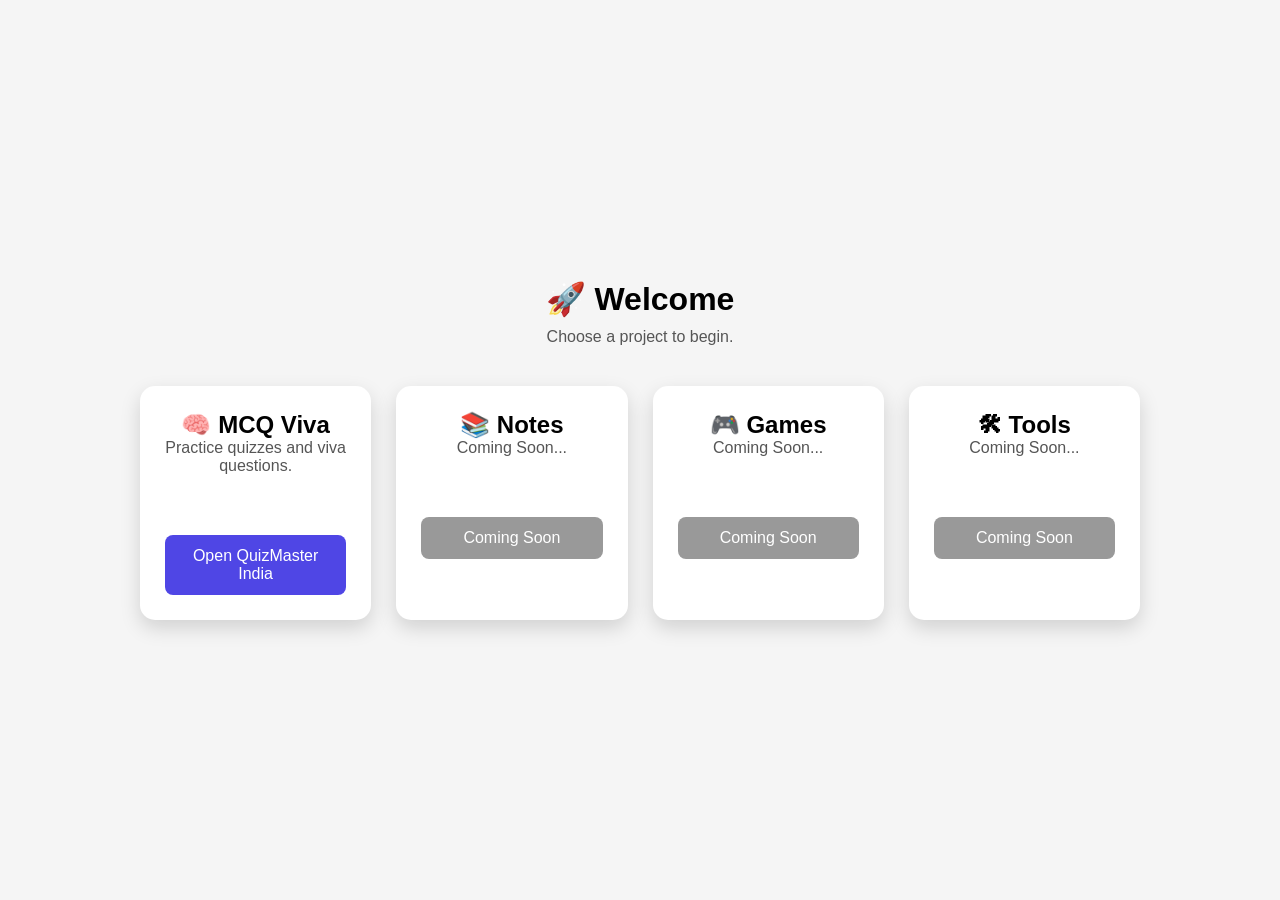
<file: index.html>
<!DOCTYPE html>
<html lang="en">

<head>
    <meta charset="UTF-8">
    <meta name="viewport" content="width=device-width, initial-scale=1.0">
    <title>Arush's Projects</title>

    <link rel="stylesheet" href="style.css">
</head>

<body>

<div class="container">

    <h1>🚀 Welcome</h1>

    <p>
        Choose a project to begin.
    </p>

    <div class="cards">

        <div class="card">
            <h2>🧠 MCQ Viva</h2>
            <p>
                Practice quizzes and viva questions.
            </p>

            <a href="QuizMaster India/Index.html">
    		<button>Open QuizMaster India</button>
	</a>
        </div>

        <div class="card">
            <h2>📚 Notes</h2>
            <p>
                Coming Soon...
            </p>

            <button disabled>Coming Soon</button>
        </div>

        <div class="card">
            <h2>🎮 Games</h2>
            <p>
                Coming Soon...
            </p>

            <button disabled>Coming Soon</button>
        </div>

        <div class="card">
            <h2>🛠 Tools</h2>
            <p>
                Coming Soon...
            </p>

            <button disabled>Coming Soon</button>
        </div>

    </div>

</div>

</body>
</html>
</file>
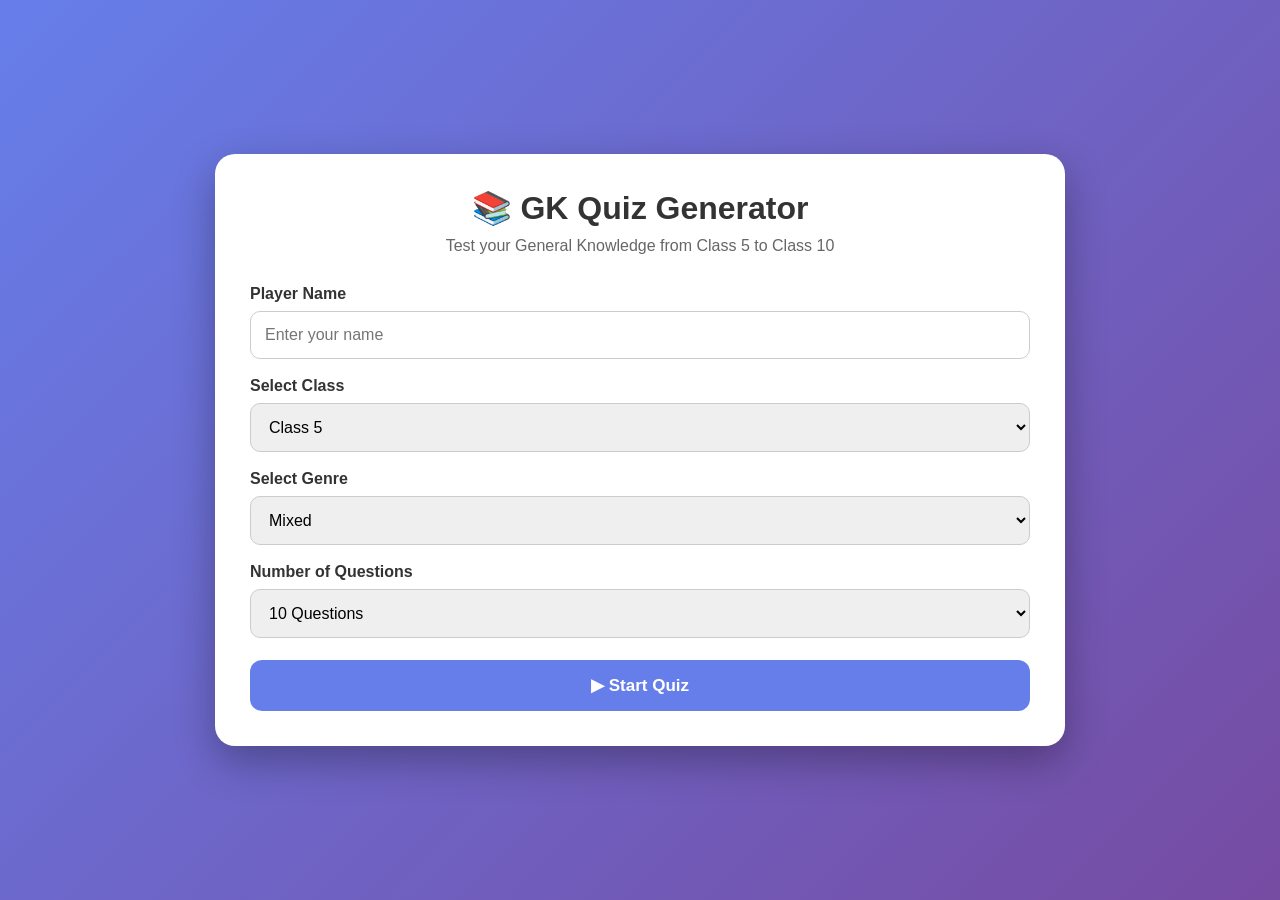
<file: QuizMaster India/Index.html>
<!DOCTYPE html>
<html lang="en">

<head>

    <meta charset="UTF-8">

    <meta name="viewport"
          content="width=device-width, initial-scale=1.0">

    <title>GK Quiz Generator</title>

    <link rel="stylesheet" href="style.css">

</head>

<body>

<div class="container">

    <!-- ========================= -->
    <!-- START SCREEN -->
    <!-- ========================= -->

    <div id="start-screen">

        <h1>📚 GK Quiz Generator</h1>

        <p class="subtitle">
            Test your General Knowledge from Class 5 to Class 10
        </p>

        <label>Player Name</label>

        <input
            type="text"
            id="playerName"
            placeholder="Enter your name">

        <label>Select Class</label>

        <select id="classSelect">

            <option>Class 5</option>
            <option>Class 6</option>
            <option>Class 7</option>
            <option>Class 8</option>
            <option>Class 9</option>
            <option>Class 10</option>

        </select>

        <label>Select Genre</label>

        <select id="genreSelect">

            <option>Mixed</option>
            <option>Science</option>
            <option>History</option>
            <option>Geography</option>
            <option>Sports</option>
            <option>India</option>
            <option>World</option>

        </select>

       
        <label>Number of Questions</label>

        <select id="questionCount">

            <option value="10">10 Questions</option>
            <option value="20">20 Questions</option>
            <option value="30">30 Questions</option>

        </select>

        <button id="startBtn">
            ▶ Start Quiz
        </button>

    </div>

    <!-- ========================= -->
    <!-- QUIZ SCREEN -->
    <!-- ========================= -->

    <div id="quiz-screen">

        <div class="top-bar">

            <div id="questionNumber">
                Question 1 / 10
            </div>

            <div id="timer">
                ⏱ 30s
            </div>

        </div>

        <div class="progress">

            <div id="progressBar"></div>

        </div>

        <h2 id="questionText">

            Question will appear here

        </h2>

        <div id="options">

            <!-- Options created by JavaScript -->

        </div>

        <button id="nextBtn">

            Next Question

        </button>

    </div>

    <!-- ========================= -->
    <!-- RESULT SCREEN -->
    <!-- ========================= -->

    
<div id="result-screen">

    <h1>🎉 Quiz Finished!</h1>


    <!-- Quiz Summary -->

    <div id="quizSummary">

    </div>


    <!-- Performance Message -->

    <div id="performanceMessage">

    </div>


    <!-- Category Performance -->

    <div id="categoryPerformance">

    </div>


    <!-- Detailed Question Review -->

    <h2 class="review-title">

        📝 Question Review

    </h2>


    <div id="questionReview">

    </div>


    <button id="restartBtn">

        🔄 Play Again

    </button>


</div>

<!-- ========================= -->
<!-- Question Files -->
<!-- ========================= -->

<script src="questions/class5.js"></script>
<script src="questions/class6.js"></script>
<script src="questions/class7.js"></script>
<script src="questions/class8.js"></script>
<script src="questions/class9.js"></script>
<script src="questions/class10.js"></script>
<!-- Question Database -->

<script src="data.js"></script>

<!-- Main Script -->

<script src="script.js"></script>

</body>

</html>
</file>
<file: style.css>
*{
    margin:0;
    padding:0;
    box-sizing:border-box;
    font-family:Segoe UI, Arial, sans-serif;
}

body{

    background:#f5f5f5;

    display:flex;

    justify-content:center;

    align-items:center;

    min-height:100vh;

}

.container{

    width:90%;
    max-width:1000px;

    text-align:center;

}

h1{

    margin-bottom:10px;

}

p{

    color:#555;

    margin-bottom:40px;

}

.cards{

    display:grid;

    grid-template-columns:repeat(auto-fit,minmax(220px,1fr));

    gap:25px;

}

.card{

    background:white;

    padding:25px;

    border-radius:15px;

    box-shadow:0 8px 20px rgba(0,0,0,.15);

    transition:.3s;

}

.card:hover{

    transform:translateY(-8px);

}

button{

    margin-top:20px;

    width:100%;

    padding:12px;

    border:none;

    border-radius:8px;

    background:#4f46e5;

    color:white;

    font-size:16px;

    cursor:pointer;

}

button:disabled{

    background:#999;

    cursor:not-allowed;

}
</file>
<file: QuizMaster India/style.css>
/* ===========================================
   GK QUIZ GENERATOR
   style.css
=========================================== */

*{
    margin:0;
    padding:0;
    box-sizing:border-box;
    font-family:"Segoe UI",Arial,sans-serif;
}

body{

    background:linear-gradient(135deg,#667eea,#764ba2);

    min-height:100vh;

    display:flex;

    justify-content:center;

    align-items:center;

    padding:20px;

}

.container{

    width:95%;
    max-width:850px;

    background:#ffffff;

    border-radius:20px;

    padding:35px;

    box-shadow:0 15px 40px rgba(0,0,0,.30);

}

/* ==========================
   Headings
========================== */

h1{

    text-align:center;

    margin-bottom:10px;

    color:#333;

}

.subtitle{

    text-align:center;

    color:#666;

    margin-bottom:30px;

}

/* ==========================
   Labels
========================== */

label{

    display:block;

    margin-top:18px;

    margin-bottom:8px;

    font-weight:600;

    color:#333;

}

/* ==========================
   Input & Select
========================== */

input,
select{

    width:100%;

    padding:14px;

    border-radius:10px;

    border:1px solid #cccccc;

    font-size:16px;

    outline:none;

    transition:.3s;

}

input:focus,
select:focus{

    border-color:#667eea;

    box-shadow:0 0 8px rgba(102,126,234,.35);

}

/* ==========================
   Buttons
========================== */

button{

    width:100%;

    padding:15px;

    margin-top:22px;

    border:none;

    border-radius:12px;

    font-size:17px;

    font-weight:bold;

    cursor:pointer;

    transition:.3s;

    background:#667eea;

    color:white;

}

button:hover{

    background:#4d61dc;

    transform:translateY(-2px);

}

button:active{

    transform:scale(.98);

}

/* ==========================
   Top Bar
========================== */

.top-bar{

    display:flex;

    justify-content:space-between;

    align-items:center;

    margin-bottom:15px;

}

#questionNumber{

    font-weight:bold;

    color:#333;

}

#timer{

    font-weight:bold;

    color:#e63946;

    font-size:18px;

}

/* ==========================
   Progress Bar
========================== */

.progress{

    width:100%;

    height:15px;

    background:#e0e0e0;

    border-radius:20px;

    overflow:hidden;

    margin-bottom:25px;

}

#progressBar{

    height:100%;

    width:0%;

    background:#4caf50;

    transition:.4s;

}

/* ==========================
   Question
========================== */

#questionText{

    margin-bottom:25px;

    color:#222;

    line-height:1.5;

}

/* ==========================
   Options
========================== */

.option{

    width:100%;

    text-align:left;

    background:#f5f5f5;

    color:#111111;

    border:2px solid transparent;

    padding:14px;

    border-radius:10px;

    margin-bottom:12px;

    cursor:pointer;

    transition:.25s;

    font-size:16px;

}

.option:hover{

    background:#dfe8ff;

}

.option:disabled{

    cursor:not-allowed;

    opacity:.95;

}

/* ==========================
   Result Screen
========================== */

#result-screen{

    text-align:center;

}

#finalScore{

    margin:25px 0;

    font-size:22px;

    color:#333;

    line-height:1.8;

}

/* ==========================
   Hidden Screens
========================== */

#quiz-screen,
#result-screen{

    display:none;

}

/* ==========================
   Responsive
========================== */

@media(max-width:768px){

    .container{

        padding:20px;

    }

    h1{

        font-size:28px;

    }

    #questionText{

        font-size:22px;

    }

    button{

        font-size:16px;

    }

}

@media(max-width:500px){

    .top-bar{

        flex-direction:column;

        gap:10px;

        align-items:flex-start;

    }

    #timer{

        font-size:16px;

    }

    input,
    select,
    button{

        font-size:15px;

    }

}



/* ===========================================
   QUIZ REVIEW SYSTEM
=========================================== */


/* Result Summary */

#quizSummary{

    background:#f7f8ff;

    border-radius:15px;

    padding:20px;

    margin:25px 0;

    text-align:left;

    border-left:6px solid #667eea;

}


#quizSummary p{

    margin:10px 0;

    font-size:16px;

    color:#333;

}



/* Performance Message */

#performanceMessage{

    text-align:center;

    font-size:22px;

    font-weight:bold;

    margin:20px 0;

    color:#4caf50;

}



/* Category Performance */

#categoryPerformance{

    background:#fafafa;

    border-radius:15px;

    padding:20px;

    margin:25px 0;

    text-align:left;

}


.category-card{

    display:flex;

    justify-content:space-between;

    align-items:center;

    background:white;

    padding:12px;

    margin:10px 0;

    border-radius:10px;

    box-shadow:0 3px 10px rgba(0,0,0,.08);

    font-weight:600;

}



/* Question Review Heading */

.review-title{

    margin-top:30px;

    margin-bottom:20px;

    color:#333;

}



/* Individual Question Review */

.review-card{

    padding:20px;

    margin-bottom:20px;

    border-radius:15px;

    text-align:left;

    background:white;

    box-shadow:0 5px 15px rgba(0,0,0,.10);

}



/* Correct Answer */

.review-correct{

    border-left:7px solid #4caf50;

    background:#effff0;

}



/* Wrong Answer */

.review-wrong{

    border-left:7px solid #e63946;

    background:#fff0f0;

}



/* Not Attempted */

.review-unanswered{

    border-left:7px solid #ffb703;

    background:#fff8e5;

}



.review-card h3{

    margin-bottom:15px;

    color:#222;

}



.review-card p{

    margin:8px 0;

    line-height:1.5;

}



.status-correct{

    color:#2e7d32;

    font-weight:bold;

}



.status-wrong{

    color:#c62828;

    font-weight:bold;

}



.status-unanswered{

    color:#e65100;

    font-weight:bold;

}



/* Mobile Support */

@media(max-width:500px){

    .category-card{

        flex-direction:column;

        align-items:flex-start;

        gap:5px;

    }


    #quizSummary,
    #categoryPerformance{

        padding:15px;

    }


}
</file>
